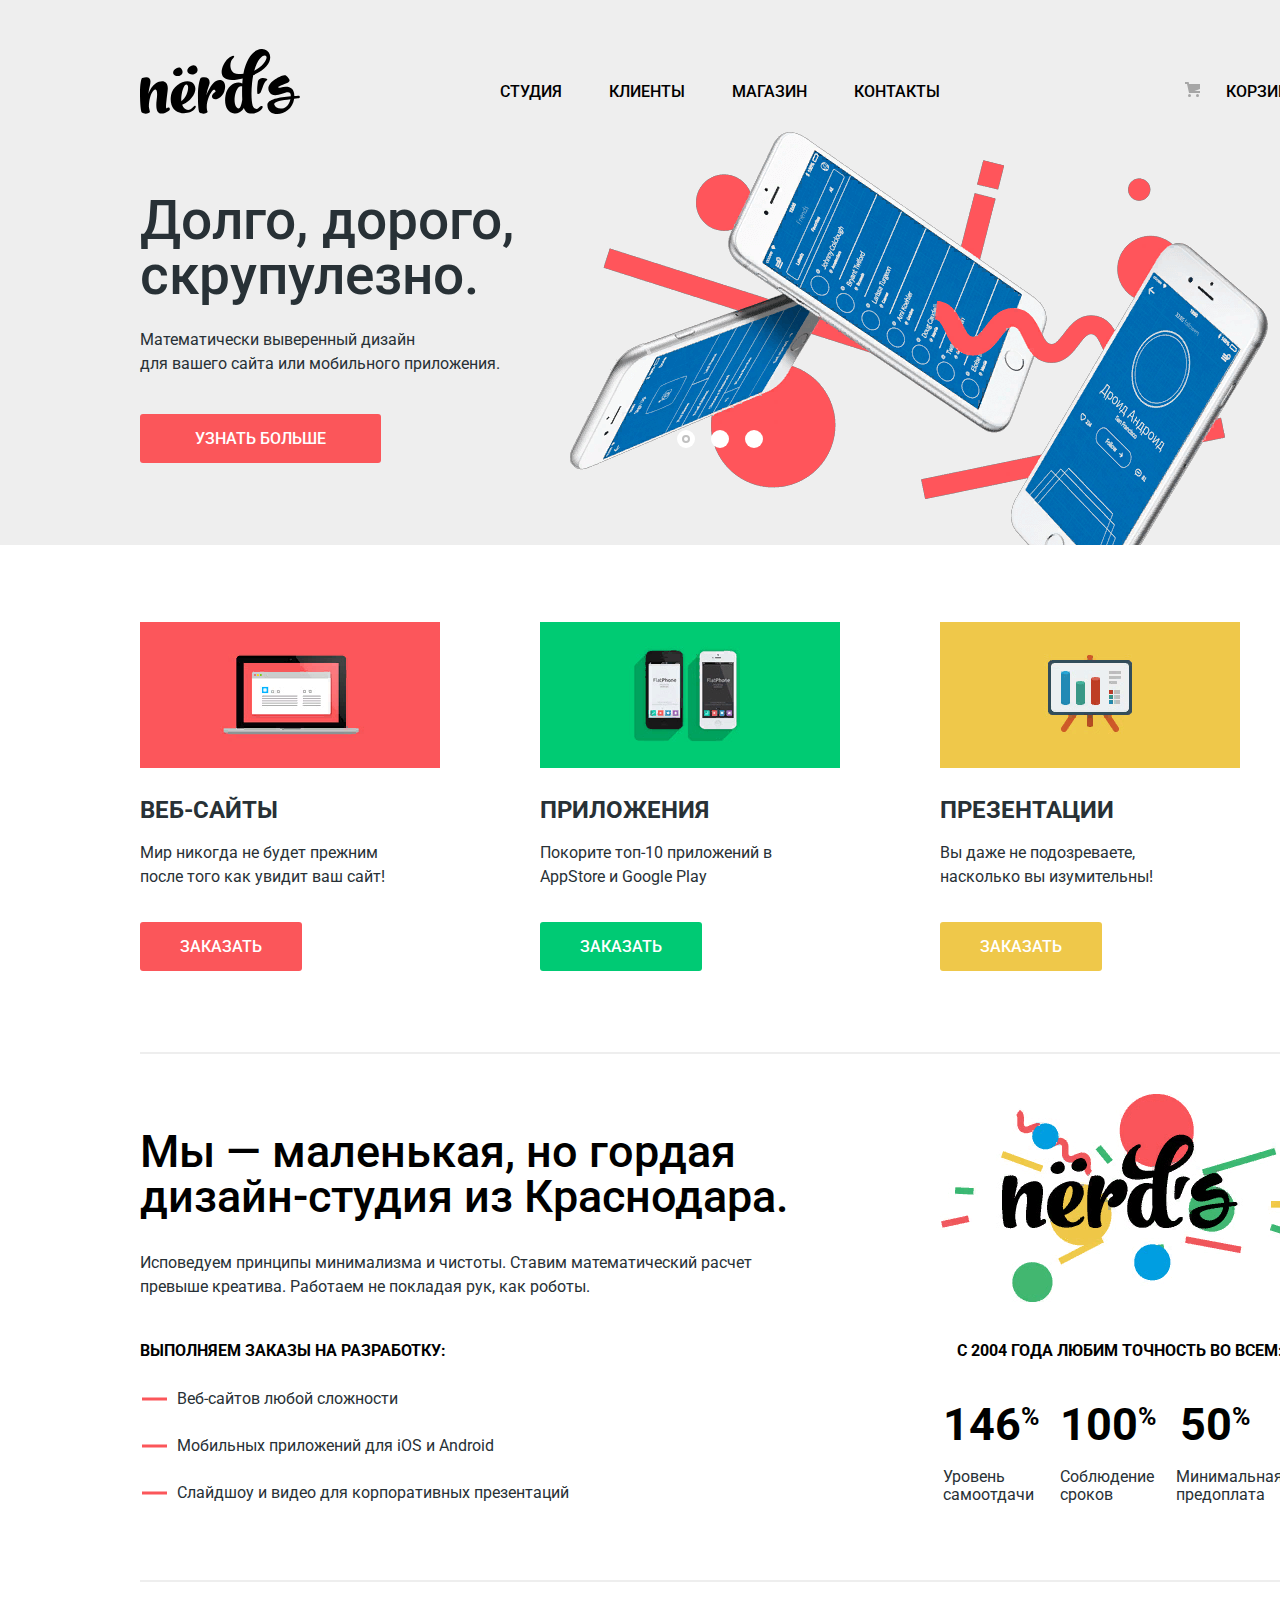
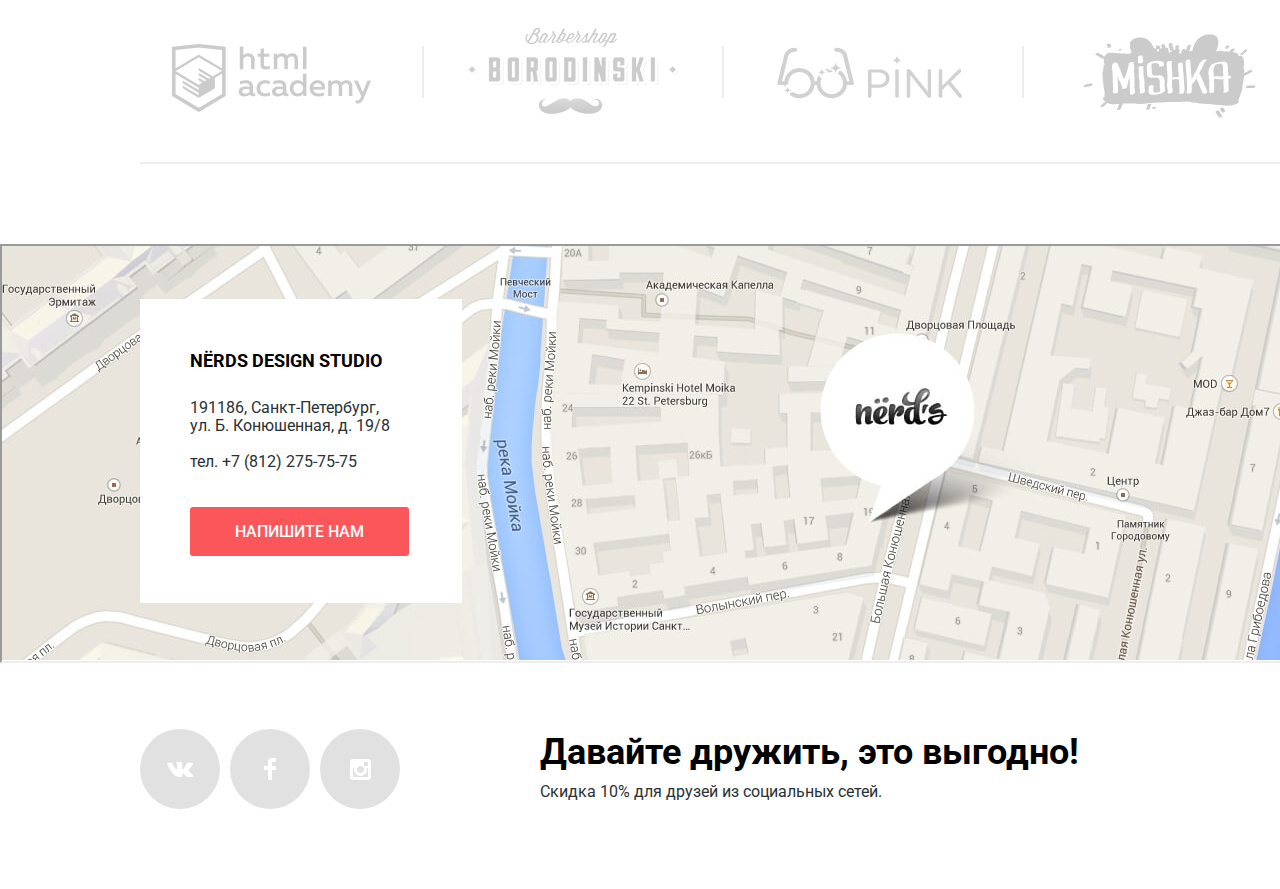
<file: index.html>
<!DOCTYPE html>
<html lang="ru">
<head>
  <title>Дизайн-студия "Нёрдс"</title>
  <meta charset="utf-8">
  <meta name="format-detection" content="telephone=no">
  <link href="https://fonts.googleapis.com/css?family=Roboto:400,500,700&amp;subset=cyrillic" rel="stylesheet">
  <link rel="stylesheet" href="css/min-normalize.css">
  <link rel="stylesheet" href="css/min-style.css">
</head>
<body>
  <header class="main-header">
    <div class="container">
      <div class="main-logo">
        <a>
          <img src="img/nerds-logo.svg" width="160" height="65" alt="Логотип дизайн-студии Нёрдс">
        </a>
      </div>
      <nav class="main-navigation">
        <ul class="navigation-list">
          <li class="navigation-item"><a href="#">студия</a></li>
          <li class="navigation-item"><a href="#">клиенты</a></li>
          <li class="navigation-item"><a href="catalog.html">магазин</a></li>
          <li class="navigation-item"><a href="#">контакты</a></li>
        </ul>
      </nav>
      <div class="cart">
        <a class="cart-link" href="#">Корзина</a> 
      </div>
    </div>
  </header>
  <main>
    <h1 class="visually-hidden">Дизайн-студия "Нёрдс"</h1>
    <article class="slider">
      <h2 class="visually-hidden">Наша презентация</h2>
      <div class="container">
        <input class="visually-hidden" type="radio" id="product-1" name="toggle" checked>
        <input class="visually-hidden" type="radio" id="product-2" name="toggle">
        <input class="visually-hidden" type="radio" id="product-3" name="toggle">
        <div class="slider-controls">
          <label class="slider-controls-item slider-controls-item--1" for="product-1">Первый</label>
          <label class="slider-controls-item slider-controls-item--2" for="product-2">Второй</label>
          <label class="slider-controls-item slider-controls-item--3" for="product-3">Третий</label>
        </div>
        <ul class="slider-list">
          <li class="slider-item">
            <h3>Долго, дорого, скрупулезно.</h3>
            <p>Математически выверенный дизайн<br> для вашего сайта или мобильного приложения.</p>
            <a class="slider-item-button button" href="#">Узнать больше</a>
          </li>
          <li class="slider-item">
            <h3>Любим математику как никто другой</h3>
            <p>Никакого креатива, только математические формулы для расчета идеальных пропорций.</p>
            <a class="slider-item-button button" href="#">Узнать больше</a>
          </li>
          <li class="slider-item">
            <h3>Только ночь, только хардкор</h3>
            <p>Работать днем, как все? Мы против этого.Ближе к полуночи работа только начинается.</p>
            <a class="slider-item-button button" href="#">Узнать больше</a>
          </li>
        </ul>
      </div>
    </article>
    <div class="container">
      <section class="services">
        <h2 class="visually-hidden">Наши услуги</h2>
        <ul class="services-list">
          <li class="services-item">
            <h3 class="services-title">Веб-сайты</h3>
            <p class="desc">Мир никогда не будет прежним после того как увидит ваш сайт!</p>
            <a class="button button-site" href="#">Заказать</a>
          </li>
          <li class="services-item">
            <h3 class="services-title">Приложения</h3>
            <p class="desc">Покорите топ-10 приложений в AppStore и Google Play</p>
            <a class="button button-application" href="#">Заказать</a>
          </li>
          <li class="services-item">
            <h3 class="services-title">Презентации</h3>
            <p class="desc">Вы даже не подозреваете, насколько вы изумительны!</p>
            <a class="button button-presentation" href="#">Заказать</a>
          </li>
        </ul>
      </section>
      <div class="columns-wrapper">
        <section class="about-us">
          <h2 class="visually-hidden">О нас</h2>
          <b class="about-us tagline">Мы — маленькая, но гордая дизайн-студия из Краснодара.</b>
          <p class="about-us-desc">Исповедуем принципы минимализма и чистоты. Ставим математический расчет превыше креатива. Работаем не покладая рук, как роботы.</p>
          <p class="about-us our-service">Выполняем заказы на разработку:</p>
          <ul class="about-us development-list">
            <li class="development-item">Веб-сайтов любой сложности</li>
            <li class="development-item">Мобильных приложений для iOS и Android</li>
            <li class="development-item">Слайдшоу и видео для корпоративных презентаций</li>
          </ul>
        </section>
        <section class="statistics">
          <h2 class="visually-hidden">Наша статистика</h2>
          <table class="statistics-info">
            <caption class="table-desc">с 2004 года любим точность во всем:</caption>
            <tr>
              <td class="top-line">146<span class="percent">%</span></td>
              <td class="top-line">100<span class="percent">%</span></td>
              <td class="top-line">50<span class="percent">%</span></td>
            </tr>
            <tr>
              <td class="bottom-line">Уровень самоотдачи</td>
              <td class="bottom-line">Соблюдение сроков</td>
              <td class="bottom-line">Минимальная предоплата</td>
            </tr>
          </table>
        </section>
      </div>
      <section class="studio-projects">
        <h2 class="visually-hidden">Наши проекты</h2>
        <ul class="projects-list">
          <li class="projects-item"><a href="https://htmlacademy.ru/intensive/htmlcss"><img src="img/logo-1.png" width="260" height="180" alt="Проект html academy"></a></li>
          <li class="projects-item"><a href="#"><img src="img/logo-2.png" width="260" height="180" alt="Проект barbershop borodinski"></a></li>
          <li class="projects-item"><a href="#"><img src="img/logo-3.png" width="260" height="180" alt="Проект pink"></a></li>
          <li class="projects-item"><a href="#"><img src="img/logo-4.png" width="260" height="180" alt="Проект mishka"></a></li>
        </ul>
      </section>
    </div>
  </main>
  <footer class="main-footer">
    <iframe class="interactive-map" src="https://yandex.ru/map-widget/v1/-/CBuujSEN-B" height="415"></iframe>
    <div class="location-wrapper">
      <div class="info-wrapper container">
        <section class="location-info">
          <h2 class="location-title">NЁRDS DESIGN STUDIO</h2>
          <p class="location-desc">191186, Санкт-Петербург,
        ул. Б. Конюшенная, д. 19/8</p>
          <p class="location-call">тел. +7 (812) 275-75-75</p>
          <a class="button location-button" href="writeus.html">Напишите нам</a>
        </section>
      </div>
    </div>
    <div class="footer-bottom container">
      <div class="footer-social bottom-item">
        <ul class="social-list">
          <li class="social-item"><a class="social-button button-vk" href="#"><span class="visually-hidden">вконтакте</span></a></li>
          <li class="social-item"><a class="social-button button-fb" href="#"><span class="visually-hidden">фейсбук</span></a></li>
          <li class="social-item"><a class="social-button button-insta" href="#"><span class="visually-hidden">инстаграм</span></a></li>
        </ul>
      </div>
      <div class="footer-promo bottom-item">
        <b class="lead">Давайте дружить, это выгодно!</b>
        <p class="notification-block">Скидка 10% для друзей из социальных сетей.</p>
      </div>
    </div>
  </footer>
  <section class="modal-feedback">
    <h2 class="modal-title">Напишите нам</h2>
    <form class="form-feedback" action="https://echo.htmlacademy.ru" method="post">
      <div class="field-wrapper">
        <p class="name-block">
          <label for="name-field">Ваше имя:</label>
          <input type="text" name="name" id="name-field" placeholder="Имя Фамилия">
        </p>
        <p class="mail-block">
          <label for="mail-field">Ваш e-mail:</label>
          <input type="email" name="e-mail" id="mail-field" placeholder="email@example.com">
        </p>
      </div>
      <p class="textarea-block">
        <label for="message-field">Текст письма:</label>
        <textarea name="message" id="message-field" placeholder="В свободной форме"></textarea>
      </p>
      <button class="button" type="submit">Отправить</button>
    </form>
    <button class="modal-close" type="button">Закрыть</button>
  </section>
  <script src="js/min-js.js"></script>
</body>
</html>
</file>
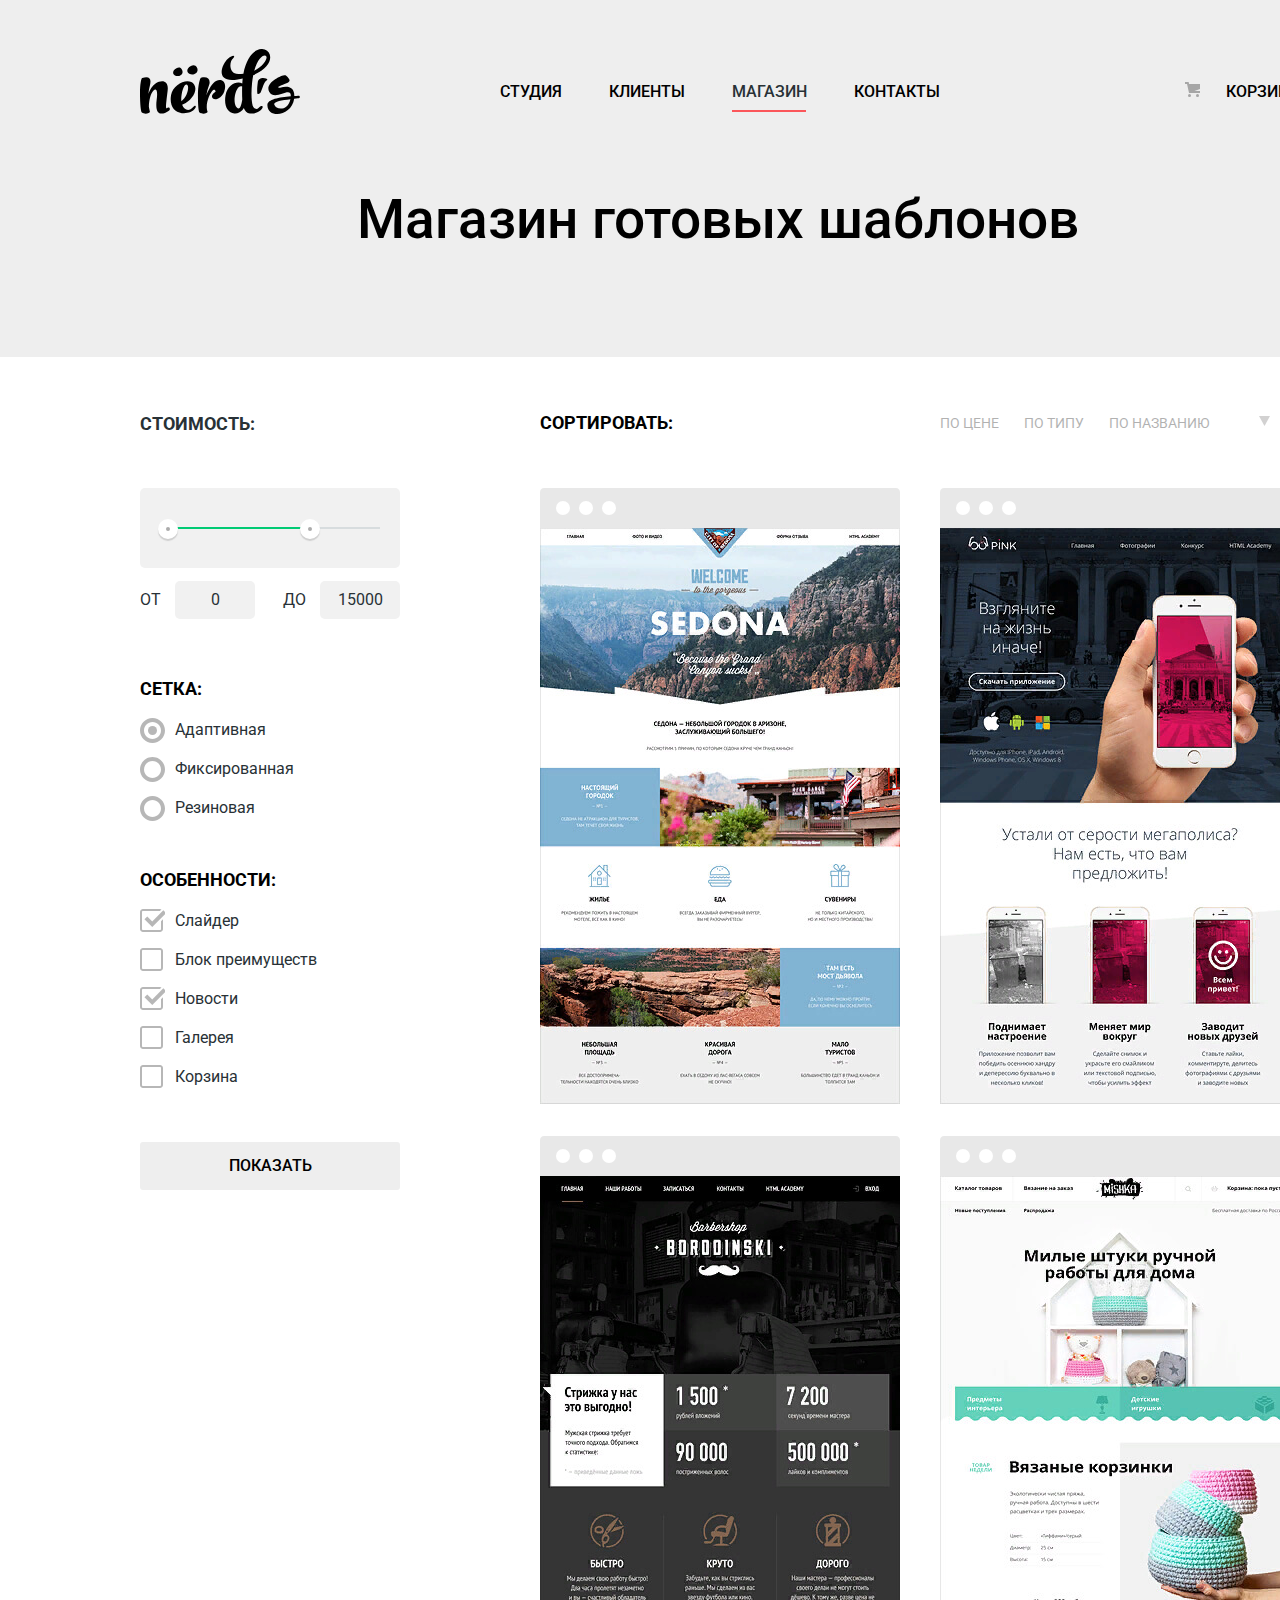
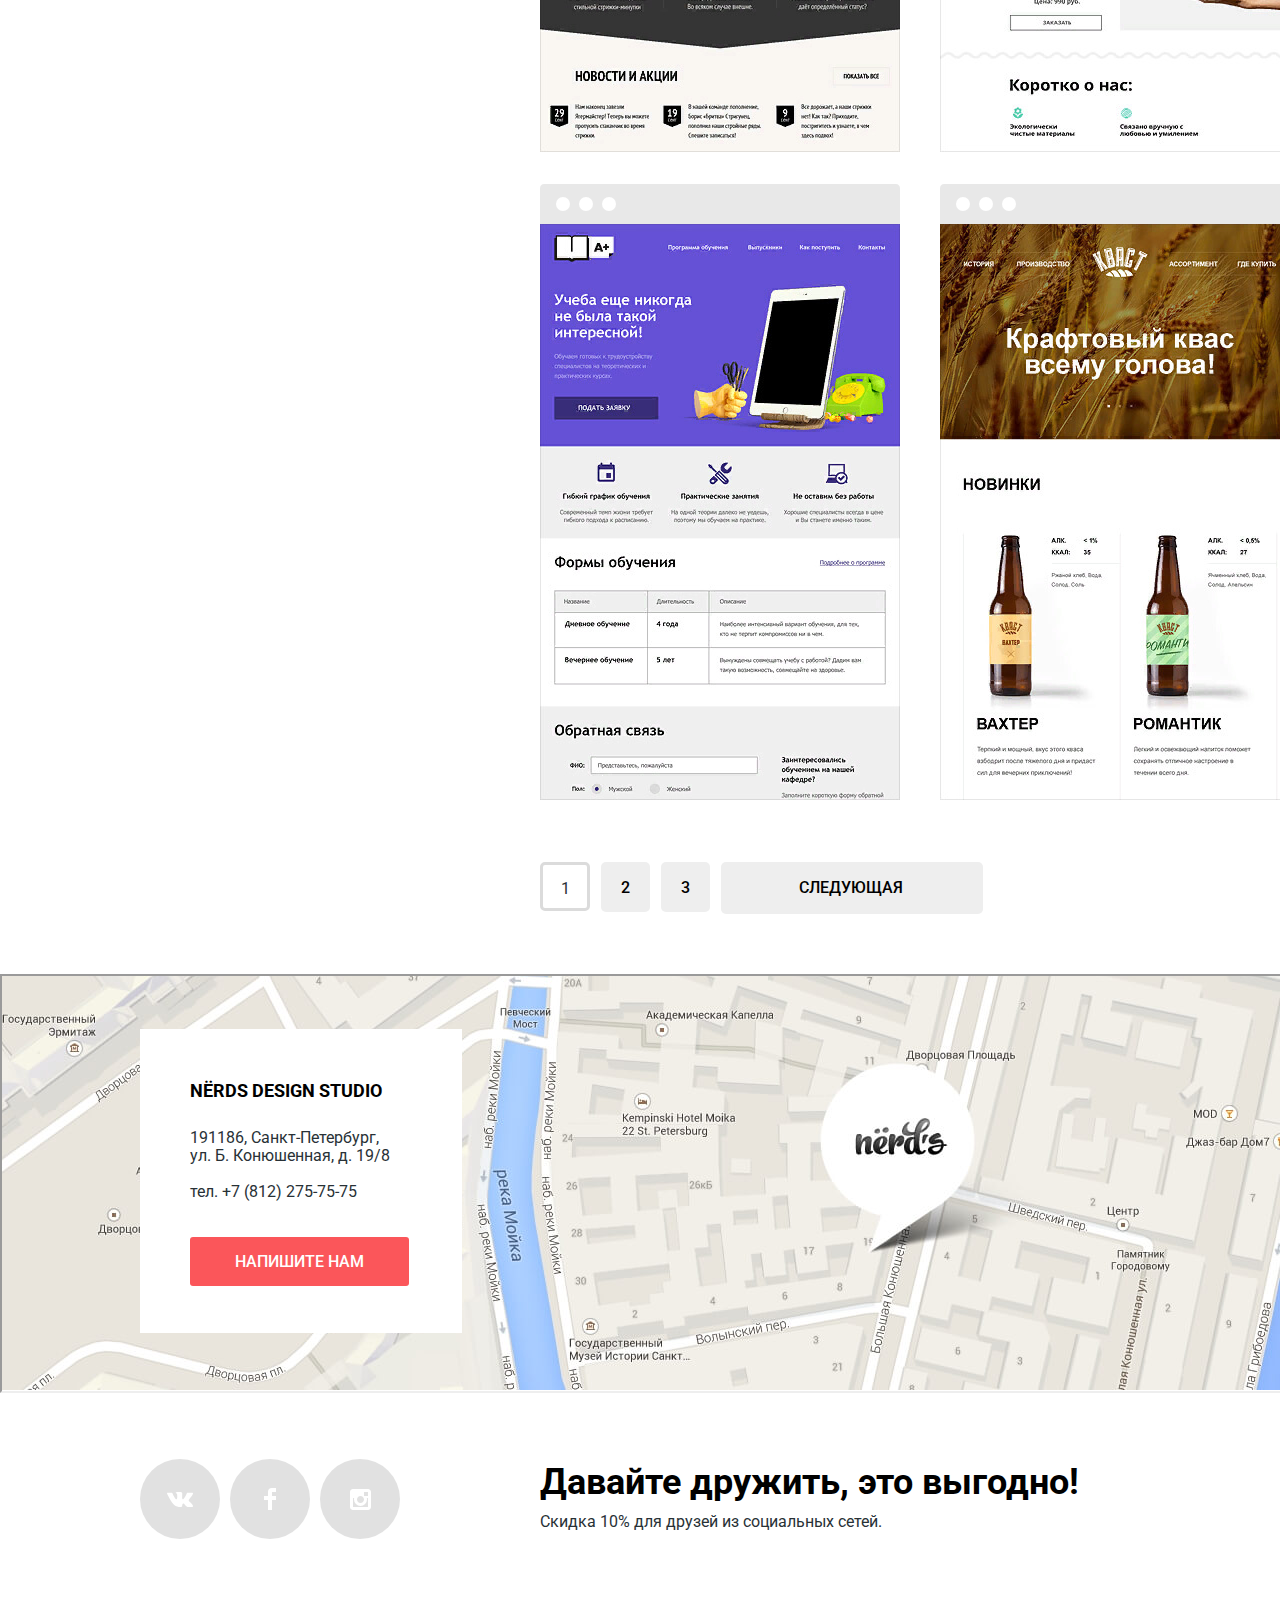
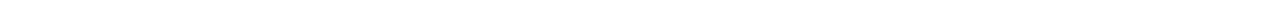
<file: catalog.html>
<!DOCTYPE html>
<html lang="ru">
<head>
  <title>Дизайн-студия "Нёрдс"</title>
  <meta charset="utf-8">
  <meta name="format-detection" content="telephone=no">
  <link href="https://fonts.googleapis.com/css?family=Roboto:400,500,700&amp;subset=cyrillic" rel="stylesheet">
  <link rel="stylesheet" href="css/min-normalize.css">
  <link rel="stylesheet" href="css/min-style.css">
</head>
<body class="inner-page">
  <header class="main-header">
    <div class="container">
      <div class="main-logo">
        <a href="index.html">
          <img src="img/nerds-logo.svg" width="160" height="65" alt="Логотип дизайн-студии Нёрдс">
        </a>
      </div>
      <nav class="main-navigation">
        <ul class="navigation-list">
          <li class="navigation-item"><a href="#">студия</a></li>
          <li class="navigation-item"><a href="#">клиенты</a></li>
          <li class="navigation-item item-current">магазин</li>
          <li class="navigation-item"><a href="#">контакты</a></li>
        </ul>
      </nav>
      <div class="cart">
        <a class="cart-link" href="#">Корзина</a> 
      </div>
    </div>
  </header>
  <main>
    <div class="page-title-wraper">
      <div class="container">
        <h1 class="page-title">Магазин готовых шаблонов</h1>
      </div>
    </div>
    <div class="container catalog-wrapper">
      <section class="filters">
        <h2 class="visually-hidden">Фильтр шаблонов</h2>
        <form class="filter" method="get" action="https://echo.htmlacademy.ru">
          <fieldset class="filter-item item-range">
            <legend>Стоимость:</legend>
            <div class="range-filter">
              <div class="range-controls">
                <div class="scale">
                  <div class="bar"></div>
                </div>
                <div class="toggle toggle-min"></div>
                <div class="toggle toggle-max"></div>
              </div>
              <div class="price-controls">
                <label class="min-price">от
                  <input type="text" name="min-price" value="0">
                </label>
                <label class="max-price">до
                  <input type="text" name="max-price" value="15000">
                </label>
              </div>
            </div>
          </fieldset>
          <fieldset class="filter-item item-radio">
            <legend class="group-grid">Сетка:</legend>
            <ul class="form-list">
              <li class="filter-option">
                <input class="hidden-input radio-hidden" type="radio" name="layout-selection" value="adaptive" id="filter-adaptive" checked>
                <label class="label-from" for="filter-adaptive">Адаптивная</label>
              </li>
              <li class="filter-option">
                <input class="hidden-input radio-hidden" type="radio" name="layout-selection" value="fixed" id="filter-fixed">
                <label class="label-from" for="filter-fixed">Фиксированная</label>
              </li>
              <li class="filter-option">
                <input class="hidden-input radio-hidden" type="radio" name="layout-selection" value="stretching" id="filter-stretching">
                <label class="label-from" for="filter-stretching">Резиновая</label>
              </li>
            </ul>
          </fieldset>
          <fieldset class="filter-item item-checkbox">
            <legend class="group-features">Особенности:</legend>
            <ul class="form-list">
              <li class="filter-option">
                <input class="hidden-input checkbox-hidden" type="checkbox" name="slider" id="filter-slider" checked>
                <label class="label-from" for="filter-slider">Слайдер</label>
              </li>
              <li class="filter-option">
                <input class="hidden-input checkbox-hidden" type="checkbox" name="advantages" id="filter-advantages">
                <label class="label-from" for="filter-advantages">Блок преимуществ</label>
              </li>
              <li class="filter-option">
                <input class="hidden-input checkbox-hidden" type="checkbox" name="news" id="filter-news" checked>
                <label class="label-from" for="filter-news">Новости</label>
              </li>
              <li class="filter-option">
                <input class="hidden-input checkbox-hidden" type="checkbox" name="gallery" id="filter-gallery">
                <label class="label-from" for="filter-gallery">Галерея</label>
              </li>
              <li class="filter-option">
                <input class="hidden-input checkbox-hidden" type="checkbox" name="cart" id="filter-cart">
                <label class="label-from" for="filter-cart">Корзина</label>
              </li>
            </ul>
          </fieldset>
          <button class="button button-filter" type="submit">Показать</button>
        </form>
      </section>
      <section class="catalog">
        <h2 class="visually-hidden">Каталог шаблонов</h2>
        <div class="sort">
          <p class="sort-title">сортировать:</p>
          <div class="sort-wrapper">
            <ul class="sort-list">
              <li><a class="sort-item" href="#">По цене</a></li>
              <li><a class="sort-item" href="#">По типу</a></li>
              <li><a class="sort-item" href="#">По названию</a></li>
            </ul>
            <div class="sort-buttons">
              <a class="button-bottom" href="#">
                <span class="visually-hidden">Сортировка от наибольшего</span>
                <svg xmlns="http://www.w3.org/2000/svg" width="11" height="10" viewBox="0 0 11 10">
                  <path fill="#231F20" d="M5.5 10L0 0h11"/>
                </svg> 
              </a>
              <a class="button-top" href="#">
                <span class="visually-hidden">Сортировка от наименьшего</span>
                <svg xmlns="http://www.w3.org/2000/svg" width="11" height="10" viewBox="0 0 11 10">
                  <path fill="#231F20" d="M5.5 0L0 10h11z"/>
                </svg>
              </a>
            </div>
          </div>
        </div>
        <ul class="catalog-list">
          <li class="catalog-item" tabindex="0">
            <img src="img/img-sedona.jpg" width="360" height="576" alt="шаблон сайта Седона">
            <div class="item-wrapper">
              <h3 class="item-title"><a href="#"> Sedona</a></h3>
              <p class="item-desc">Информационный сайт для туристов</p>
              <a class="button" href="#" tabindex="0">9 990руб.</a>
            </div>
          </li>
          <li class="catalog-item" tabindex="0">
            <img src="img/img-pink.jpg" width="360" height="576" alt="шаблон сайта Пинк">
            <div class="item-wrapper">
              <h3 class="item-title"><a href="#">Pink app</a></h3>
              <p class="item-desc">Продуктовый лендинг приложения для iOS и Android</p>
              <a class="button" href="#" tabindex="0">9 990руб.</a>
            </div>
          </li>
          <li class="catalog-item" tabindex="0">
            <img src="img/img-barbershop.jpg" width="360" height="576" alt="шаблон сайта Барбершоп">
            <div class="item-wrapper">
              <h3 class="item-title"><a href="#">Barbershop</a></h3>
              <p class="item-desc">Сайт салоны красоты. Для мужчин, да.</p>
              <a class="button" href="#" tabindex="0">9 990руб.</a>
            </div>
          </li>
          <li class="catalog-item" tabindex="0">
            <img src="img/img-mishka.jpg" width="360" height="576" alt="шаблон сайта Мишка">
            <div class="item-wrapper">
              <h3 class="item-title"><a href="#">Mishka</a></h3>
              <p class="item-desc">Интернет-магазин вязаных игрушек</p>
              <a class="button" href="#" tabindex="0">9 990руб.</a>
            </div>
          </li>
          <li class="catalog-item" tabindex="0">
            <img src="img/img-aplus.jpg" width="360" height="576" alt="шаблон сайта А плюс">
            <div class="item-wrapper">
              <h3 class="item-title"><a href="#">A plus</a></h3>
              <p class="item-desc">Лендинг курсов повышения квалификации</p>
              <a class="button" href="#" tabindex="0">9 990руб.</a>
            </div>
          </li>
          <li class="catalog-item" tabindex="0">
            <img src="img/img-kvast.jpg" width="360" height="576" alt="шаблон сайта Кваст">
            <div class="item-wrapper">
              <h3 class="item-title"><a href="#">Кваст</a></h3>
              <p class="item-desc">Промо-сайт производителя крафтового кваса</p>
              <a class="button" href="#" tabindex="0">9 990руб.</a>
            </div>
          </li>
        </ul>
        <ul class="pagination-list">
          <li><a class="pagination-item-current">1</a></li>
          <li><a class="pagination-item" href="#">2</a></li>
          <li><a class="pagination-item" href="#">3</a></li>
          <li><a class="pagination-item pagination-item-next" href="#">следующая</a></li>
        </ul>
      </section>
    </div>
  </main>
  <footer class="main-footer">
    <iframe class="interactive-map" src="https://yandex.ru/map-widget/v1/-/CBuujSEN-B" height="415"></iframe>
    <div class="location-wrapper">
      <div class="info-wrapper container">
        <section class="location-info">
          <h2 class="location-title">NЁRDS DESIGN STUDIO</h2>
          <p class="location-desc">191186, Санкт-Петербург,
        ул. Б. Конюшенная, д. 19/8</p>
          <p class="location-call">тел. +7 (812) 275-75-75</p>
          <a class="button location-button" href="writeus.html">Напишите нам</a>
        </section>
      </div>
    </div>
    <div class="footer-bottom container">
      <div class="footer-social bottom-item">
        <ul class="social-list">
          <li class="social-item"><a class="social-button button-vk" href="#"><span class="visually-hidden">вконтакте</span></a></li>
          <li class="social-item"><a class="social-button button-fb" href="#"><span class="visually-hidden">фейсбук</span></a></li>
          <li class="social-item"><a class="social-button button-insta" href="#"><span class="visually-hidden">инстаграм</span></a></li>
        </ul>
      </div>
      <div class="footer-promo bottom-item">
        <b class="lead">Давайте дружить, это выгодно!</b>
        <p class="notification-block">Скидка 10% для друзей из социальных сетей.</p>
      </div>
    </div>
  </footer>
  <section class="modal-feedback">
    <h2 class="modal-title">Напишите нам</h2>
    <form class="form-feedback" action="https://echo.htmlacademy.ru" method="post">
      <div class="field-wrapper">
        <p class="name-block">
          <label for="name-field">Ваше имя:</label>
          <input type="text" name="name" id="name-field" placeholder="Имя Фамилия">
        </p>
        <p class="mail-block">
          <label for="mail-field">Ваш e-mail:</label>
          <input type="email" name="e-mail" id="mail-field" placeholder="email@example.com">
        </p>
      </div>
      <p class="textarea-block">
        <label for="message-field">Текст письма:</label>
        <textarea name="message" id="message-field" placeholder="В свободной форме"></textarea>
      </p>
      <button class="button" type="submit">Отправить</button>
    </form>
    <button class="modal-close" type="button">Закрыть</button>
  </section>
  <script src="js/min-js.js"></script>
</body>
</html>
</file>
<file: css/min-style.css>
body{margin:0;padding:0;min-width:1440px;font-family:Roboto,Arial,sans-serif;font-size:16px;line-height:24px;font-weight:400;color:#283136}a{text-decoration:none}img{max-width:100%;height:auto}.button{padding:15px 55px;font:inherit;line-height:18px;font-weight:500;text-align:center;vertical-align:middle;text-transform:uppercase;word-break:break-all;color:#fff;background-color:#fb565a;border-radius:3px;border:none}.button:hover,.button:focus{background-color:#e74246}.button:active{color:rgba(255,255,255,0.3);background-color:#d7373b;box-shadow:0 3px rgba(0,0,0,0.1) inset;outline:0}.visually-hidden:not(:focus):not(:active),input[type="checkbox"].visually-hidden,input[type="radio"].visually-hidden{position:absolute;width:1px;height:1px;margin:-1px;border:0;padding:0;clip:rect(0 0 0 0);overflow:hidden}.container{-webkit-box-sizing:border-box;width:1200px;margin:0 auto;padding:0 20px;box-sizing:border-box}.main-header .container{display:-webkit-box;display:-ms-flexbox;-webkit-box-pack:justify;-ms-flex-pack:justify;-webkit-box-align:center;-ms-flex-align:center;display:flex;justify-content:space-between;padding-top:10px;align-items:center}.main-header{padding-top:39px;width:100%;font-size:16px;line-height:30px;font-weight:500;text-transform:uppercase;background-color:#eee}.main-header a{color:#000}.navigation-list a:hover,.navigation-list a:focus,.cart a:hover,.cart a:focus{color:#fb565a;outline:none}.main-header a:active{opacity:.3}.main-navigation .navigation-list{display:-webkit-box;display:-ms-flexbox;-ms-flex-wrap:wrap;display:flex;justify-content:space-between;flex-wrap:wrap;margin:0;padding:0;padding-top:10px;width:440px;list-style:none}.navigation-list .navigation-item{display:block;font-weight:500;line-height:30px;vertical-align:middle}.navigation-list .item-current{position:relative}.item-current::before{position:absolute;content:"";top:110%;width:74px;height:2px;background-color:#fb565a}.navigation-list .navigation-item:last-child{padding-right:0}.container .cart{display:-webkit-box;display:-ms-flexbox;-webkit-box-pack:end;-ms-flex-pack:end;display:flex;justify-content:flex-end;padding-top:10px;width:160px}.cart .cart-link{position:relative;display:block}.cart .cart-link::before{position:absolute;content:"";top:5px;right:100px;width:15px;height:18px;background-image:url(../img/cart-icon.svg);background-repeat:no-repeat;background-position:0 0}.slider{position:relative;margin-bottom:250px;background-color:#eee}.slider-controls{-webkit-transform:translateX(-50%);-ms-transform:translateX(-50%);z-index:100;position:absolute;left:50%;bottom:105px;width:160px;height:18px;text-align:center;font-size:0;transform:translateX(-50%)}.slider-controls label{position:relative;display:inline-block;padding:8px;width:18px;height:18px;vertical-align:baseline;border-radius:50%;cursor:pointer}.slider-controls label::after{z-index:1;position:absolute;content:"";top:8px;left:8px;width:18px;height:18px;background:#fff;border-radius:50%}.slider-list{margin:0;padding:0;list-style:none}.slider-item{display:none;padding:69px 0 95px}.slider-item:nth-child(1){background-image:url(../img/slide1.png);background-repeat:no-repeat;background-position:93% 8px}.slider-item:nth-child(2){background-image:url(../img/slide2.png);background-repeat:no-repeat;background-position:100% 0}.slider-item:nth-child(3){background-image:url(../img/slide3.png);background-repeat:no-repeat;background-position:100% 20px}#product-1:checked ~ .slider-list .slider-item:nth-child(1){display:block}#product-2:checked ~ .slider-list .slider-item:nth-child(2){display:block}#product-3:checked ~ .slider-list .slider-item:nth-child(3){display:block}#product-1:checked ~ .slider-controls .slider-controls-item--1::before,#product-2:checked ~ .slider-controls .slider-controls-item--2::before,#product-3:checked ~ .slider-controls .slider-controls-item--3::before{z-index:2;position:absolute;content:"";left:50%;top:50%;width:4px;height:4px;margin:-4px;background-color:inherit;border:2px solid #c1c1c1;border-radius:50%}.slider-item h3{margin:0;margin-bottom:25px;max-width:600px;font-size:55px;line-height:55px;font-weight:500}.slider-item p{margin:0;margin-bottom:50px;max-width:430px}.services{margin-bottom:40px;padding-bottom:94px;border-bottom:2px solid #eee}.services .services-list{display:-webkit-box;display:-ms-flexbox;-webkit-box-pack:justify;-ms-flex-pack:justify;display:flex;justify-content:space-between;margin:0;padding:0;width:1100px;list-style:none}.services-list .services-item{position:relative;width:300px}.services-list .services-item::before{position:absolute;content:"";bottom:190px;width:300px;height:146px;background-repeat:no-repeat;background-position:0 0;background-color:red}.services-item:nth-child(1)::before{background-image:url(../img/illustration-1.png)}.services-item:nth-child(2)::before{background-image:url(../img/illustration-2.png);background-color:#00ca74}.services-item:nth-child(3)::before{background-image:url(../img/illustration-3.png);background-color:#efc849}.services-item .services-title{margin:0;font-size:24px;line-height:30px;font-weight:700;text-transform:uppercase}.services-item .desc{margin-bottom:45px;max-width:260px}.services .button{padding-left:40px;padding-right:40px}.services-item .button-application{background-color:#00ca74}.services-item .button-application:hover,.services-item .button-application:focus{background-color:#00bc6c}.services-item .button-application:acrive{background-color:#00aa62}.services-item .button-presentation{background-color:#efc84a}.services-item .button-presentation:hover,.services-item .button-presentation:focus{background-color:#eab534}.services-item .button-presentation:active{background-color:#e5a722}.columns-wrapper{display:-webkit-box;display:-ms-flexbox;-webkit-box-pack:justify;-ms-flex-pack:justify;display:flex;justify-content:space-between;margin-bottom:52px}.columns-wrapper .about-us{padding-top:15px;width:660px}.colimns-wrapper .statistics{width:360px}.about-us .tagline{display:block;margin-bottom:32px;padding-top:20px;font-size:45px;line-height:45px;font-weight:500;color:#000}.about-us .about-us-desc{margin:0;margin-bottom:25px}.about-us .our-service{margin:0;margin-bottom:10px;font-weight:700;text-transform:uppercase;color:#000}.about-us .development-list{margin:0;padding-top:14px;padding-left:37px;list-style:none}.development-list .development-item{position:relative;margin-bottom:23px}.development-item::before{-webkit-transform:translateY(-50%);position:absolute;content:"";right:670px;top:50%;transform:translateY(-50%);width:25px;height:3px;background-color:#fb565a}.statistics .statistics-info{width:360px}.statistics::before{content:"";margin-bottom:30px;display:inline-block;vertical-align:baseline;width:360px;height:208px;background-image:url(../img/nerds-illustration.png)}.statistics-info .table-desc{margin-bottom:45px;font-weight:700;text-transform:uppercase;color:#000}.statistics-info .top-line{padding-bottom:20px;width:100px;height:35px;font-size:45px;line-height:10.06px;font-weight:700;text-align:left;color:#000}.statistics-info .top-line:nth-child(3n){padding-left:5px}.statistics-info .percent{position:relative;bottom:15px;font-size:25px}.bottom-line{padding-top:0;line-height:18px}.studio-projects{border-top:2px solid #eee;border-bottom:2px solid #eee}.studio-projects .projects-list{display:-webkit-box;display:-ms-flexbox;-webkit-box-pack:justify;-ms-flex-pack:justify;-ms-flex-wrap:wrap;display:flex;justify-content:space-between;flex-wrap:wrap;margin:0;padding:0;list-style:none}.studio-projects .projects-item{display:-webkit-box;display:-ms-flexbox;-webkit-box-pack:center;-ms-flex-pack:center;-webkit-box-align:center;-ms-flex-align:center;position:relative;display:flex;justify-content:center;align-items:center;width:260px;height:180px}.studio-projects .projects-item::after{position:absolute;display:block;content:"";right:-24px;width:2px;height:52px;background-color:#eee}.projects-item:last-child::after{width:0;height:0}.projects-item a{width:260px;height:180px}.projects-list img{opacity:.2}.projects-list img:hover{opacity:1}.projects-list img:active{opacity:.1}.main-footer{margin-top:80px}.location-wrapper{margin-bottom:70px;padding-top:54px;min-height:361px}.main-footer{position:relative;content:"";min-width:1440px;min-height:415px;background:url(../img/map.jpg) no-repeat 50% 0}.interactive-map{z-index:0;position:absolute;width:100%}.location-info{z-index:1;position:absolute;top:55px;width:222px;background-color:#fff;padding:47px 50px 60px}.location-info .location-title{margin:0;margin-bottom:23px;font-size:18px;line-height:30px;font-weight:700;color:#000}.location-info .location-desc{margin:0;margin-bottom:15px;width:210px;line-height:18px}.location-info .location-call{margin:0;margin-bottom:45px;width:210px}.location-info .location-button{padding-left:45px;padding-right:45px}.footer-bottom.container{display:-webkit-box;display:-ms-flexbox;display:flex;padding-bottom:80px}.footer-bottom .bottom-item{margin-right:140px}.footer-social .social-list{display:-webkit-box;display:-ms-flexbox;-webkit-box-pack:justify;-ms-flex-pack:justify;display:flex;flex-wrap:wrap;justify-content:space-between;margin:0;padding:0;width:260px;list-style:none}.social-list .social-item{display:-webkit-box;display:-ms-flexbox;display:flex;width:80px}.social-button{-webkit-box-align:center;-ms-flex-align:center;-webkit-box-pack:center;-ms-flex-pack:center;align-items:center;justify-content:center;width:80px;height:80px;border-radius:50%;color:#000;background-color:#e1e1e1}.social-list .button-vk{background-image:url(../img/vk-icon.svg);background-repeat:no-repeat;background-position:50% 50%}.social-list .button-fb{background-image:url(../img/fb-icon.svg);background-repeat:no-repeat;background-position:50% 50%}.social-list .button-insta{background-image:url(../img/insta-icon.svg);background-repeat:no-repeat;background-position:50% 50%}.social-button:hover{background-color:#e74246}.social-button:active{opacity:.3;background-color:#d7373b;box-shadow:0 3px rgba(0,0,0,0.1) inset}.footer-promo{padding-top:5px}.notification-block{display:-webkit-box;display:-ms-flexbox;-webkit-box-orient:vertical;-webkit-box-direction:normal;-ms-flex-direction:column;-webkit-box-pack:start;-ms-flex-pack:start;display:flex;flex-direction:column;justify-content:flex-start;margin:0;padding-top:10px;width:580px;line-height:22px}.bottom-item .lead{margin-bottom:-10px;font-size:36px;line-height:36px;font-weight:700;color:#000}@keyframes bounce{0%{transform:translateY(-2000px)}70%{transform:translateY(30px)}90%{transform:translateY(-10px)}100%{transform:translateY(0)}}@keyframes shake{0%,100%{transform:translateX(0)}10%,30%,50%,70%,90%{transform:translateX(-10px)}20%,40%,60%,80%{transform:translateX(10px)}}.modal-feedback{-webkit-box-sizing:border-box;-webkit-box-shadow:0 10px 50px 1px #000101;z-index:1;position:fixed;display:none;margin-left:-480px;padding:70px 100px 85px;top:150px;left:50%;box-sizing:border-box;width:960px;background-color:#fff;box-shadow:0 10px 50px 1px #000101}.modal-show{display:block;animation:bounce .6s}.modal-error{animation:shake .6s}.field-wrapper{display:-webkit-box;display:-ms-flexbox;-webkit-box-pack:justify;-ms-flex-pack:justify;-ms-flex-wrap:wrap;display:flex;flex-wrap:wrap;justify-content:space-between}.form-feedback label{display:block;margin-bottom:12px}.modal-feedback .modal-title{margin:0;margin-bottom:50px;font-size:45px;line-height:45px;font-weight:500;color:#000}.form-feedback label{font-size:16px;line-height:18px;font-weight:700}.form-feedback input{-webkit-box-sizing:border-box;padding:16px 0 18px 14px;width:360px;box-sizing:border-box;border-radius:5px}.name-block,.mail-block{margin:0;margin-bottom:35px}.form-feedback .textarea-block{margin-bottom:47px}.form-feedback textarea{width:100%;min-height:114px;border-radius:5px}.form-feedback textarea,.form-feedback input{border:2px solid #d7dcde}.form-feedback textarea::-webkit-input-placeholder,.form-feedback input::-webkit-input-placeholder{opacity:.5}.form-feedback textarea::-moz-placeholder,.form-feedback input::-moz-placeholder{opacity:.5}.form-feedback textarea:-moz-placeholder,.form-feedback input:-moz-placeholder{opacity:.5}.form-feedback textarea:-ms-input-placeholder,.form-feedback input:-ms-input-placeholder{opacity:.5}.form-feedback textarea:hover,.form-feedback input:hover{border:2px solid #b4b9bb}.form-feedback textarea:focus,.form-feedback input:focus{border:2px solid #000;outline:0}.form-feedback textarea:focus::-webkit-input-placeholder,.form-feedback input:focus::-webkit-input-placeholder{opacity:1}.form-feedback textarea:focus::-moz-placeholder,.form-feedback input:focus::-moz-placeholder{opacity:1}.form-feedback textarea:focus:-moz-placeholder,.form-feedback input:focus:-moz-placeholder{opacity:1}.form-feedback textarea:focus:-ms-input-placeholder,.form-feedback input:focus:-ms-input-placeholder{opacity:1}.form-feedback input:invalid{color:#e74246;border:2px solid #7f2d2f}.form-feedback input:invalid::-webkit-input-placeholder{color:#e74246;opacity:1}.form-feedback input:invalid::-moz-placeholder{color:#e74246;opacity:1}.form-feedback input:invalid:-moz-placeholder{color:#e74246;opacity:1}.form-feedback input:invalid:-ms-input-placeholder{color:#e74246;opacity:1}.modal-close{position:absolute;top:99px;right:111px;width:21px;height:21px;font-size:0;background-color:transparent;border:0;cursor:pointer}.modal-close::before,.modal-close::after{position:absolute;content:"";top:8px;left:-3px;width:27px;height:4px;background-color:#fecccd}.modal-close::before{-webkit-transform:rotate(45deg);-ms-transform:rotate(45deg);transform:rotate(45deg)}.modal-close::after{-webkit-transform:rotate(-45deg);-ms-transform:rotate(-45deg);transform:rotate(-45deg)}.form-feedback .button{padding:18px 80px}.modal-feedback .modal-close{opacity:.3}.modal-feedback .modal-close:hover{opacity:1}.modal-feedback .modal-close:active{opacity:.1}.inner-page .header-logo:hover{opacity:.8}.inner-page .header-logo:active{opacity:.3}.page-title-wraper{margin-bottom:52px;background-color:#eee}.container .page-title{margin:0 auto;padding-top:68px;padding-left:33px;padding-bottom:110px;width:760px;font-size:55px;line-height:55px;font-weight:500;color:#000}.inner-page .catalog-wrapper{display:-webkit-box;display:-ms-flexbox;-webkit-box-pack:justify;-ms-flex-pack:justify;display:flex;justify-content:space-between}.catalog-wrapper .filters{width:300px}.filters .filter{width:260px}.form-list{margin-top:14px;margin-bottom:0;padding-left:35px;list-style:none}.filter .group-grid,.filter .group-features,.sort .sort-title{font-size:18px;line-height:30px;font-weight:700;text-transform:uppercase;color:#000}.sort .sort-title{padding-top:5px}.filter-item{margin:0;padding:0;width:260px;border:none}.item-range{margin-bottom:55px}.item-radio{margin-bottom:30px}.item-checkbox{margin-bottom:38px}.range-controls{position:relative;margin-bottom:13px;padding-top:39px;padding-right:20px;padding-left:20px;height:41px;background-color:#f1f1f1;border-radius:5px}.range-controls .scale{height:2px;background:#d7dcde}.range-controls .bar{width:70%;height:2px;background:#00ca74}.range-controls .toggle{-webkit-box-shadow:0 2px 1px 0 #cfcfcf;position:absolute;top:31px;left:0;padding:0;width:4px;height:4px;border:8px solid #fff;background-color:#ababab;box-shadow:0 2px 1px 0 #cfcfcf;border-radius:50%;cursor:pointer}.range-controls .toggle-min{left:18px}.range-controls .toggle-max{left:160px}.price-controls{font-size:0}.price-controls label{display:inline-block;width:50%;vertical-align:baseline;font-size:16px;text-transform:uppercase}.price-controls input{margin-left:10px;padding:8px 10px;width:60px;font-family:Roboto,Arial,sans-serif;font-size:16px;line-height:22px;text-align:center;color:#283136;border:none;border-radius:5px;background:#f1f1f1}.max-price{text-align:right}.filter-item legend{font-size:18px;line-height:30px;text-transform:uppercase;font-weight:700}.range-filter{margin-top:49px;width:260px}.filter-option{margin-bottom:15px}.filter-option label{line-height:20px}.label-from{position:relative;cursor:pointer}.label-from:hover,.label-form:focus{color:#4d4d4d;opacity:1;outline:none}.hidden-input{position:absolute;opacity:0}.label-from::before{position:absolute;content:"";display:block;top:-2px;left:-35px;width:25px;height:25px;background-repeat:no-repeat;opacity:.4}.label-from:hover::before,.radio-hidden:focus + .label-from::before,.checkbox-hidden:focus + .label-from::before{color:#4d4d4d;opacity:1}.radio-hidden + .label-from::before{background-image:url(../img/radio-off.svg)}.radio-hidden:checked + .label-from::before{background-image:url(../img/radio-on.svg);background-repeat:no-repeat}.checkbox-hidden + .label-from::before{background-image:url(../img/checkbox-off.svg)}input.checkbox-hidden:checked + .label-from::before{background-image:url(../img/checkbox-on.svg)}input.radio-hidden:disabled. + .label-from::before,input.checkbox-hidden:disabled. + .label-from::before{opacity:.3}.filter .button-filter{width:100%}.sort{display:-webkit-box;display:-ms-flexbox;-webkit-box-pack:justify;-ms-flex-pack:justify;display:flex;justify-content:space-between}.sort .sort-wrapper{display:-webkit-box;display:-ms-flexbox;-webkit-box-pack:justify;-ms-flex-pack:justify;display:flex;justify-content:space-between;width:360px}.sort .sort-title{margin:0;line-height:18px;text-transform:uppercase}.sort-wrapper .sort-list{display:-webkit-box;display:-ms-flexbox;-webkit-box-pack:justify;-ms-flex-pack:justify;-ms-flex-wrap:wrap;display:flex;justify-content:space-between;flex-wrap:wrap;margin:0;padding:0;width:270px;font-size:14px;line-height:18px;text-transform:uppercase;list-style:none}.sort-wrapper .sort-buttons{display:-webkit-box;display:-ms-flexbox;display:flex}.sort-buttons{display:-webkit-box;display:-ms-flexbox;-webkit-box-pack:justify;-ms-flex-pack:justify;-ms-flex-wrap:wrap;display:flex;justify-content:space-between;width:41px;flex-wrap:wrap}.button-bottom,.button-top{opacity:.2}.button-bottom:hover,.button-top:hover,.button-bottom:focus,.button-top:focus,.button-bottom:active,.button-top:active{opacity:1}.button-bottom:hover path,.button-top:hover path,.button-bottom:hover path,.button-bottom:hover path{fill:#a6a6a6}.button-bottom:active path,.button-top:active path{fill:#231F20}.catalog .sort{margin-bottom:55px}.sort-wrapper .sort-list{padding:5px 0 0}.sort-list .sort-item{color:#000;opacity:.3}.sort-list .sort-item:hover{opacity:.6}.sort-list .sort-item:active{opacity:1}.catalog-wrapper .catalog{width:760px}.catalog .catalog-list{display:-webkit-box;display:-ms-flexbox;-ms-flex-wrap:wrap;display:flex;flex-wrap:wrap;margin:0;margin-bottom:30px;padding:0;list-style:none}.catalog-list .catalog-item{z-index:0;position:relative;margin-right:40px;margin-bottom:25px;width:360px}.catalog-list .catalog-item::before{content:"";display:block;width:360px;height:40px;background-image:url(../img/browser.svg);background-repeat:no-repeat;opacity:.12}.catalog-list .catalog-item:hover::before,.catalog-list .catalog-item:focus::before{opacity:1}.catalog-list .catalog-item:nth-child(2n){margin-right:0}.catalog-item .item-wrapper{-webkit-box-orient:vertical;-webkit-box-direction:normal;-ms-flex-direction:column;position:absolute;display:none;flex-direction:column;align-items:center;bottom:0;width:360px;padding-top:10px;padding-bottom:10px;background-color:#eee}.catalog-item:hover .item-wrapper,.catalog-item:focus .item-wrapper{display:-webkit-box;display:-ms-flexbox;display:flex;flex-wrap:wrap}.item-wrapper .item-title{display:inline-block;vertical-align:baseline;min-width:75px;margin-bottom:0;text-transform:uppercase}.item-title a{color:#000}.item-wrapper .item-desc{margin-bottom:32px;width:200px;line-height:18px;text-align:center}.item-wrapper .button{display:block;margin-bottom:43px;width:95px}.pagination-list{display:-webkit-box;display:-ms-flexbox;-ms-flex-wrap:wrap;display:flex;flex-wrap:wrap;margin:0;padding:0;list-style:none}.pagination-list .pagination-item{display:block;margin-right:11px;padding:17px 20px 15px;line-height:18px;border-radius:5px}.filter .button-filter,.pagination-list .pagination-item{font-weight:500;color:#000;background-color:#eee}.pagination-item-current{display:block;margin-right:11px;padding:15px 17px 10px 18px;line-height:18px;border-radius:5px;border:3px solid #dbdbdb;background-color:#fff}.pagination-item.pagination-item-next{padding:17px 80px 17px 78px;line-height:18px;text-transform:uppercase}.filter .button-filter:hover,.pagination-list .pagination-item:hover{background-color:#dfdfdf}.filter .button-filter:active,.pagination-list .pagination-item:active{background-color:#d5d5d5;opacity:.3;box-shadow:0 3px rgba(0,0,0,0.1) inset}.inner-page .main-footer{margin-top:60px}
</file>
